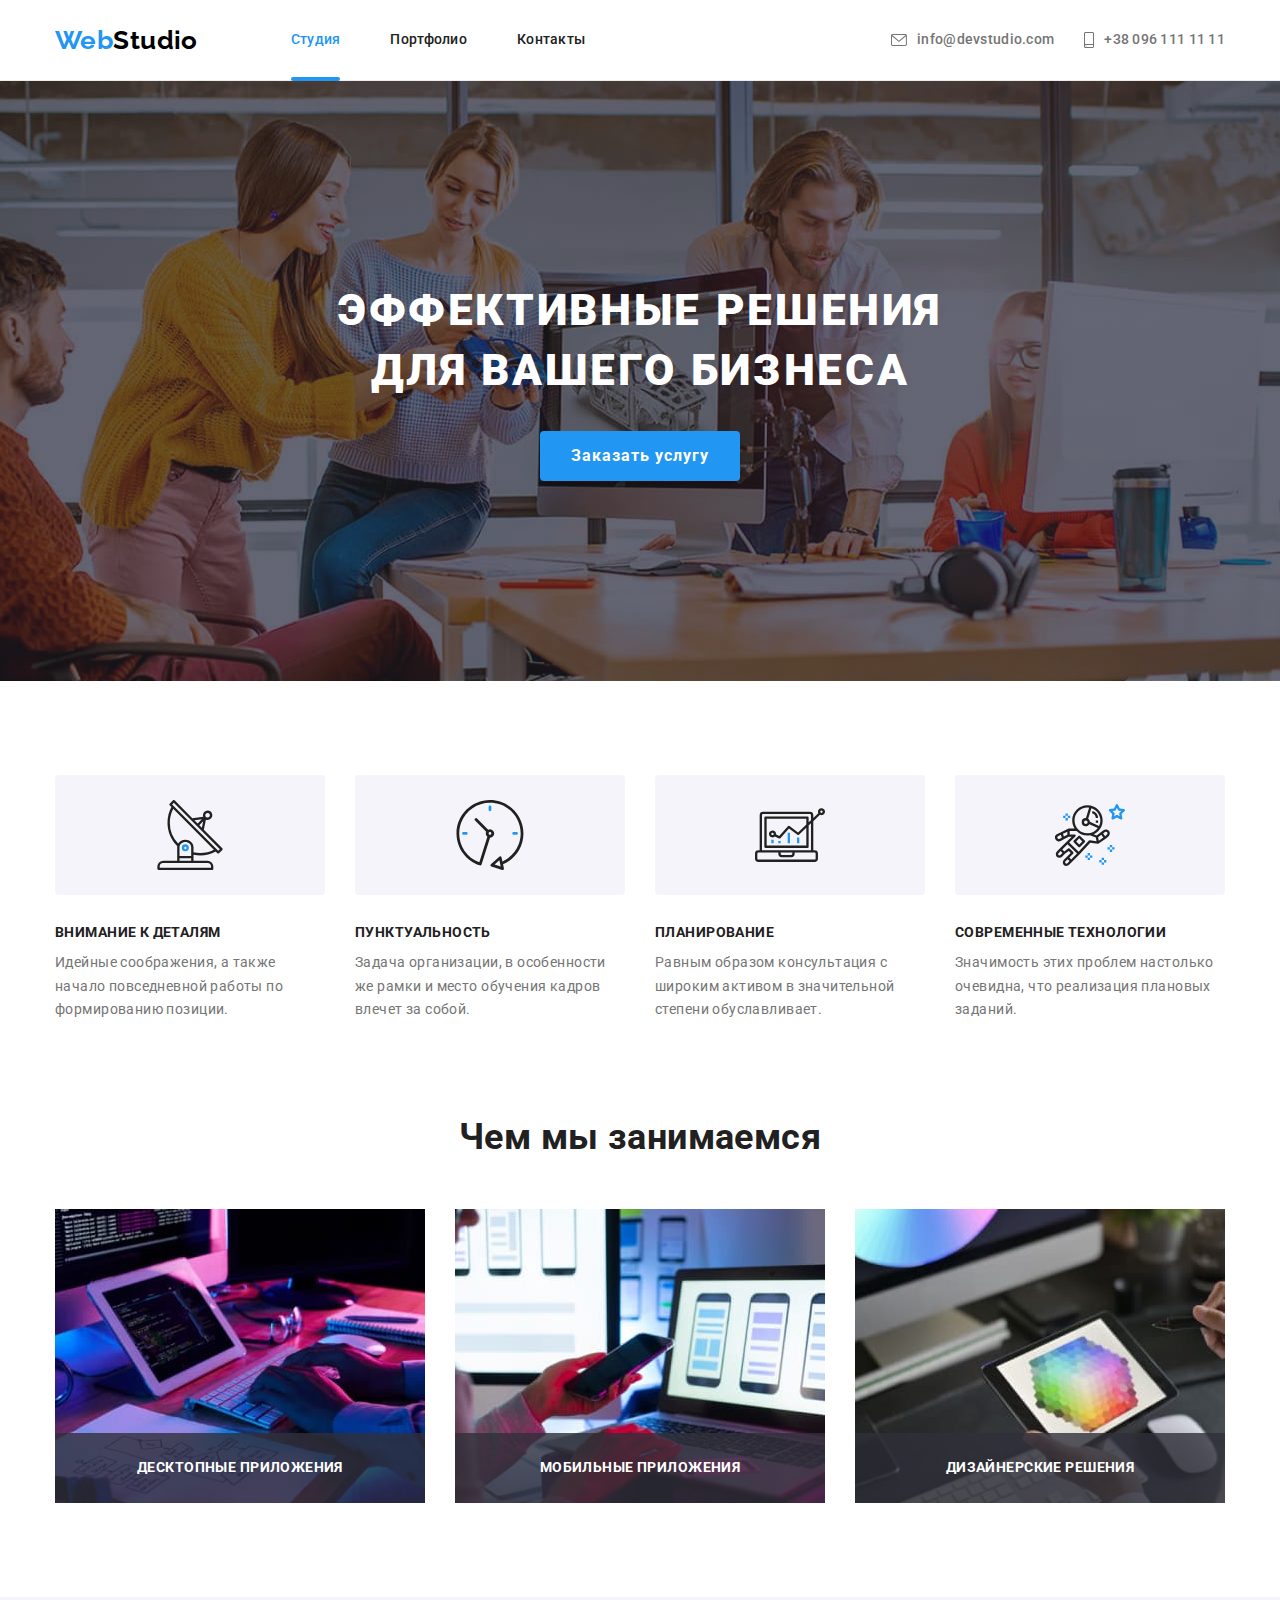
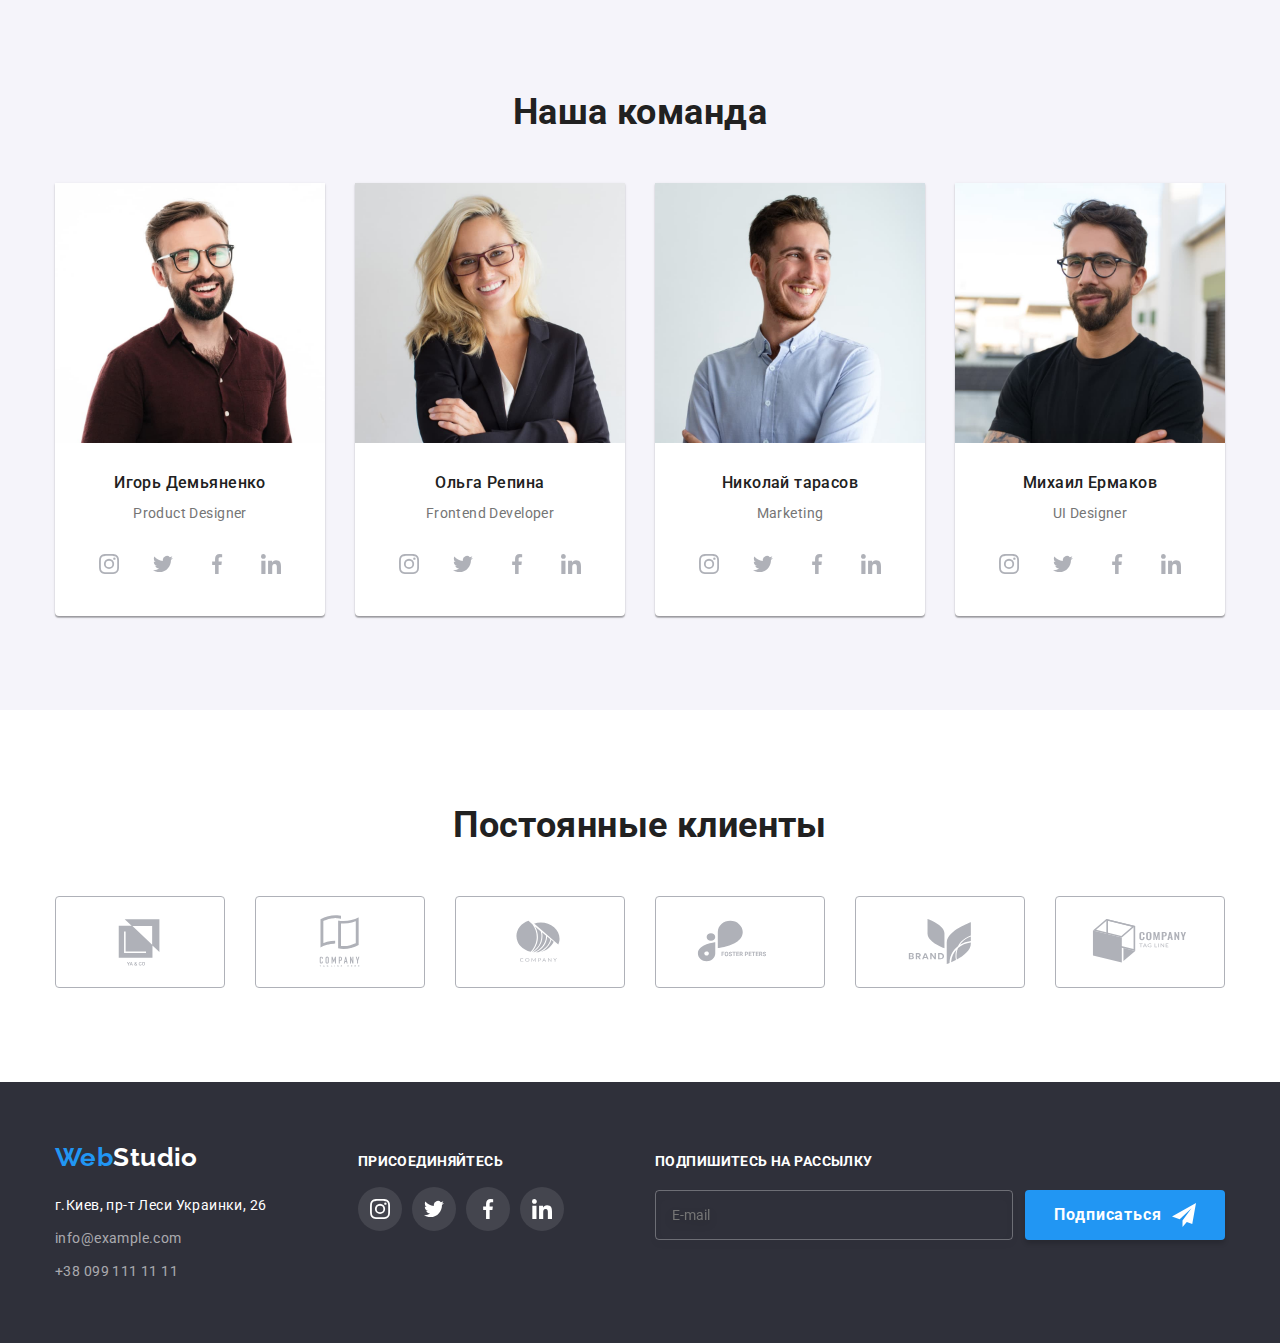
<file: index.html>
<!DOCTYPE html>
<html lang="ru">

<head>
    <meta charset="UTF-8">
    <meta http-equiv="X-UA-Compatible" content="IE=edge">
    <meta name="viewport" content="width=device-width, initial-scale=1.0">
    <title>WebStudio</title>
    <link href="https://fonts.googleapis.com/css2?family=Raleway:wght@700&family=Roboto:wght@400;500;700;900&display=swap"
        rel="stylesheet">
        <link rel="stylesheet" href="https://cdnjs.cloudflare.com/ajax/libs/modern-normalize/1.1.0/modern-normalize.min.css">
    <link rel="stylesheet" href="./css/main.min.css">
    
</head>

<body>
    <!--Шапка сайта-->
    <header class="header-page">
        <div class="container header-page__box">
        <nav class="nav">
            <a href="./index.html" class="logo">Web<span class="header-page__logo">Studio</span></a>
            <!--Меню навигации-->
            <ul class="nav__list nolist">
                <li class="item"><a href="./index.html" class="link current">Студия</a></li>
                <li class="item"><a href="./portfolio.html" class="link">Портфолио</a></li>
                <li class="item"><a href="" class="link">Контакты</a></li>
            </ul>
            </nav>
            <ul class="contacts-links nolist">
                <li class="item">
                    <a class="link" href="mailto:info@devstudio.com">
                    <svg class="icon header-page__icon"  width="16px"  height="12px">
                        <use href="./images/symbol-defs.svg#icon-mail">
                        </use>
                    </svg>info@devstudio.com</a>
                </li>
                <li class="item">
                    <a class="link" href="tel:+380961111111">
                        <svg class="icon header-page__icon" width="10px" height="16px">
                    <use href="./images/symbol-defs.svg#icon-smartphone"></use>
                </svg>+38 096 111 11 11</a>
               </li>
            </ul>
            </div>
    </header>

    <main>
        <!--Герой-->
        <section class="hero">
            <div class="container">
            <h1 class="hero__tytle">Эффективные решения<br> для вашего бизнеса</h1>
            <button  type="button" class="button" data-modal-open>Заказать услугу</button>
            </div>
            <div  class="backdrop is-hidden" data-modal>
                <div class="modal">
                   <button  type="button" class="modal__button" data-modal-close>
                    <svg class="icon" width="18px" height="18px">
                        <use href="./images/symbol-defs.svg#icon-close"></use>
                    </svg></button>
                
                <p class="modal__title">Оставьте свои данные, мы вам перезвоним</p>
                <form class="form">

                    <div class="form__field">                       
                    <label class="form__label" for="username">Имя</label>
                    <input class="form__input" type="text" name="username" id="username" placeholder=" ">                     
                   <svg class="form__icon" width="18px" height="18px">
                  <use href="./images/symbol-defs.svg#icon-person-mod"></use>
                   </svg>
                     
                    </div>
                    <div class="form__field">
                    <label class="form__label" for="tel">Телефон</label>
                    <input class="form__input" type="tel" name="tel" id="tel" placeholder=" ">                     
                    <svg class="form__icon" width="18px" height="18px">
                        <use href="./images/symbol-defs.svg#icon-phone-mod"></use>
                    </svg>
                     
                    </div>
                    <div class="form__field">
                    <label class="form__label" for="mail">Почта</label>
                    <input class="form__input" type="email" name="mail" id="mail" placeholder=" ">
                     
                    <svg class="form__icon" width="18px" height="18px">
                        <use href="./images/symbol-defs.svg#icon-email-mod"></use>
                    </svg>
                     
                    </div>
                    <div class="form__field">
                    <label class="form__comment" for="comment">Комментарий</label>
                    <textarea class="form__textarea"  name="comment" rows="7" id="comment" placeholder="Введите текст"></textarea>
                    </div>
                   

                   <div class="checkbox">
                    <label class="checkbox__label">                         
                    <input class="checkbox__input" type="checkbox" name="agreement conditions">                     
                        <svg class="checkbox__icon" width="16px" height="15px">
                            <use href="./images/symbol-defs.svg#icon-check"></use>
                        </svg> 
                        <span class="chekbox-text">                
                Соглашаюсь с рассылкой и принимаю
                <a class="checkbox__link" href="" target="_blank" rel="noopener noreferrer">Условия договора</a>
                    </span>
                    </label>
                </div>                    
                    <button type="submit" class="button">Отправить</button>
                </form> 
                </div>
            </div>
        </section>
        <!--Особенности-->
        <section class="feature section">
            <h2 class="feature__title">Особенности</h2>
            <ul class="feature__list container nolist">
                <li class="feature__item">
                    <div class="feature__box">
                        <svg class="feature__icon" width="70px" height="70px"><use href="./images/symbol-defs.svg#icon-antenna"></use> </svg>
                    </div>
                    <h3 class="feature__subtitle">Внимание к деталям</h3>
                    <p class="feature__text">
                        Идейные соображения, а также начало повседневной работы по формированию позиции.
                    </p>
                </li>
                <li class="feature__item">
                    <div class="feature__box">
                        <svg class="feature__icon" width="70px" height="70px">
                            <use href="./images/symbol-defs.svg#icon-clock"></use>
                        </svg>
                    </div>
                    <h3 class="feature__subtitle">Пунктуальность</h3>
                    <p class="feature__text">
                        Задача организации, в особенности же рамки и место обучения кадров влечет за собой.
                    </p>
                </li>
                <li class="feature__item">
                    <div class="feature__box">
                        <svg class="feature__icon" width="70px" height="70px">
                            <use href="./images/symbol-defs.svg#icon-diagram"></use>
                        </svg>
                    </div>
                    <h3 class="feature__subtitle">Планирование</h3>
                    <p class="feature__text">
                        Равным образом консультация с широким активом в значительной степени обуславливает.
                    </p>
                </li>
                <li class="feature__item">
                    <div class="feature__box">
                        <svg class="feature__icon" width="70px" height="70px">
                            <use href="./images/symbol-defs.svg#icon-astronaut"></use>
                        </svg>
                    </div>
                    <h3 class="feature__subtitle">Современные технологии</h3>
                    <p class="feature__text">
                        Значимость этих проблем настолько очевидна, что реализация плановых заданий.
                    </p>
                </li>

            </ul>
        </section>
        <!--Чем мы занимаемся-->
        <section class="work">
            <div class="container">
            <h2 class="work__title">Чем мы занимаемся</h2>
            <ul class="work__list nolist">
                <li class="work__item">
                    <img class="image-reset" src="./images/box_1.jpg" 
                    alt="Программист крупным планом работает за своим столом в офисе"
                        width="370"
                        height="294">
                        <div class="work__box"><p class="work__text">Десктопные приложения</p></div>
                </li>
                <li class="work__item">
                    <img class="image-reset" src="./images/box_2.jpg"
                        alt="Веб-дизайнер пользовательского интерфейса разрабатывает приложения для смартфонов"
                        width="370"
                        height="294">
                        <div class="work__box"><p class="work__text">Мобильные приложения</p></div>
                </li>
                <li class="work__item">
                    <img class="image-reset" src="./images/box_3.jpg"
                        alt="Креативный веб-дизайн художника с рабочим графическим планшетом для выбора цвета"
                        width="370"
                        height="294">
                        <div class="work__box"><p class="work__text">Дизайнерские решения</p></div>
                </li>
            </ul>
            </div>
        </section>
        <!--Наша команда-->
        <section class="team section">
            <div class="container">
            <h2 class="team__title">Наша команда</h2>
            <ul class="members nolist">
                <li class="members__card">
                        <img class="members__photo image-reset" src="./images/img_1.jpg" 
                        alt="Фото Игоря Демьяненко" 
                        width="270" 
                        height="260">
                        <div class="members__meta">
                            <h3 class="members__name">Игорь Демьяненко</h3>
                            <p class="members__profession">Product Designer</p>
                            <ul class="socials team__socials nolist">
                                <li class="socials__item"><a class="socials__link" href="" aria-label="Instagram"><svg class="socials__icon team__icon" width="20px" height="20px"><use href="./images/symbol-defs.svg#icon-instagram"></use></svg></a></li>
                                <li class="socials__item"><a class="socials__link" href="" aria-label="Twitter"><svg class="socials__icon team__icon" width="20px" height="20px"><use href="./images/symbol-defs.svg#icon-twitter"></use></svg></a></li>
                                <li class="socials__item"><a class="socials__link" href="" aria-label="Facebook"><svg class="socials__icon team__icon" width="20px" height="20px"><use href="./images/symbol-defs.svg#icon-facebook"></use></svg></a></li>
                                <li class="socials__item"><a class="socials__link" href="" aria-label="Linkedin"><svg class="socials__icon team__icon" width="20px" height="20px"><use href="./images/symbol-defs.svg#icon-linkedin"></use></svg></a></li>
                            </ul>
                            </div>
                </li>
                <li class="members__card">
                        <img class="members__photo image-reset" src="./images/img_2.jpg" 
                        alt="Фото Ольги Репиной" 
                        width="270" 
                        height="260">
                        <div class="members__meta">
                            <h3 class="members__name">Ольга Репина</h3>
                            <p class="members__profession">Frontend Developer</p>
                            <ul class="socials team__socials nolist">
                                <li class="socials__item"><a class="socials__link" href="" aria-label="Instagram"><svg class="socials__icon team__icon" width="20px" height="20px"><use href="./images/symbol-defs.svg#icon-instagram"></use></svg></a></li>
                                <li class="socials__item"><a class="socials__link" href="" aria-label="Twitter"><svg class="socials__icon team__icon" width="20px" height="20px"><use href="./images/symbol-defs.svg#icon-twitter"></use></svg></a></li>
                                <li class="socials__item"><a class="socials__link" href="" aria-label="Facebook"><svg class="socials__icon team__icon" width="20px" height="20px"><use href="./images/symbol-defs.svg#icon-facebook"></use></svg></a></li>
                                <li class="socials__item"><a class="socials__link" href="" aria-label="Linkedin"><svg class="socials__icon team__icon" width="20px" height="20px"><use href="./images/symbol-defs.svg#icon-linkedin"></use></svg></a></li>
                            </ul>
                            </div>
                </li>
                <li class="members__card">
                         <img class="members__photo image-reset" src="./images/img_3.jpg" 
                        alt="Фото Николая Тарасова" 
                        width="270" 
                        height="260">
                        <div class="members__meta">
                            <h3 class="members__name">Николай тарасов</h3>
                            <p class="members__profession">Marketing</p>
                            <ul class="socials team__socials nolist">
                                <li class="socials__item"><a class="socials__link" href="" aria-label="Instagram"><svg class="socials__icon team__icon" width="20px" height="20px"><use href="./images/symbol-defs.svg#icon-instagram"></use></svg></a></li>
                                <li class="socials__item"><a class="socials__link" href="" aria-label="Twitter"><svg class="socials__icon team__icon" width="20px" height="20px"><use href="./images/symbol-defs.svg#icon-twitter"></use></svg></a></li>
                                <li class="socials__item"><a class="socials__link" href="" aria-label="Facebook"><svg class="socials__icon team__icon" width="20px" height="20px"><use href="./images/symbol-defs.svg#icon-facebook"></use></svg></a></li>
                                <li class="socials__item"><a class="socials__link" href="" aria-label="Linkedin"><svg class="socials__icon team__icon" width="20px" height="20px"><use href="./images/symbol-defs.svg#icon-linkedin"></use></svg></a></li>
                            </ul>
                            </div>
                </li>
                <li class="members__card">
                        <img class="members__photo image-reset" src="./images/img_4.jpg" 
                        alt="Фото Михаила Ермакова" 
                        width="270" 
                        height="260">
                        <div class="members__meta">
                            <h3 class="members__name">Михаил Ермаков</h3>
                            <p class="members__profession">UI Designer</p>
                            <ul class="socials team__socials nolist">
                                <li class="socials__item"><a class="socials__link" href="" aria-label="Instagram"><svg class="socials__icon team__icon" width="20px" height="20px"><use href="./images/symbol-defs.svg#icon-instagram"></use></svg></a></li>
                                <li class="socials__item"><a class="socials__link" href="" aria-label="Twitter"><svg class="socials__icon team__icon" width="20px" height="20px"><use href="./images/symbol-defs.svg#icon-twitter"></use></svg></a></li>
                                <li class="socials__item"><a class="socials__link" href="" aria-label="Facebook"><svg class="socials__icon team__icon" width="20px" height="20px"><use href="./images/symbol-defs.svg#icon-facebook"></use></svg></a></li>
                                <li class="socials__item"><a class="socials__link" href="" aria-label="Linkedin"><svg class="socials__icon team__icon" width="20px" height="20px"><use href="./images/symbol-defs.svg#icon-linkedin"></use></svg></a></li>
                            </ul>
                            </div>
                </li>
            </ul>
            </div>
        </section>
        <!-- Постоянные клиенты -->
        <section class="clients section">
            <div class="container">
            <h2 class="clients__title">Постоянные клиенты</h2>
            <ul class="clients__list nolist">
                <li class="clients__item"><a class="clients__link" href="" target="_blank" rel="noopener noreferrer"><svg class="clients__icon" width="106px" height="60px"><use href="./images/symbol-defs.svg#icon-client-1"></use> </svg></a></li>
                <li class="clients__item"><a class="clients__link" href="" target="_blank" rel="noopener noreferrer"><svg class="clients__icon" width="106px" height="60px"><use href="./images/symbol-defs.svg#icon-client-2"></use> </svg></a></li>
                <li class="clients__item"><a class="clients__link" href="" target="_blank" rel="noopener noreferrer"><svg class="clients__icon" width="106px" height="60px"><use href="./images/symbol-defs.svg#icon-client-3"></use> </svg></a></li>
                <li class="clients__item"><a class="clients__link" href="" target="_blank" rel="noopener noreferrer"><svg class="clients__icon" width="106px" height="60px"><use href="./images/symbol-defs.svg#icon-client-4"></use> </svg></a></li>
                <li class="clients__item"><a class="clients__link" href="" target="_blank" rel="noopener noreferrer"><svg class="clients__icon" width="106px" height="60px"><use href="./images/symbol-defs.svg#icon-client-5"></use> </svg></a></li> 
                <li class="clients__item"><a class="clients__link" href="" target="_blank" rel="noopener noreferrer"><svg class="clients__icon" width="106px" height="60px"><use href="./images/symbol-defs.svg#icon-client-6"></use> </svg></a></li>
            </ul>
            </div>
        </section>
    </main>
<!-- Подвал -->
    <footer class="footer-page">
        <div class="container footer-page__flex">
            <div class="address-wrapper">
                <a href="./index.html" class="logo">Web<span class="footer-page__logo">Studio</span></a>
                <address class="contacts">
                    <ul class="contacts__list nolist">
                        <li class="contacts__item">
                            <a class="contacts__link contacts__link--inverse" href="" target="_blank" rel="noopener noreferrer">г.Киев, пр-т Леси
                                Украинки, 26</a>
                        </li>
                        <li class="contacts__item">
                            <a class="contacts__link" href="mailto:info@example.com">info@example.com</a>
                        </li>
                        <li class="contacts__item">
                            <a class="contacts__link" href="tel:+380961111111">+38 099 111 11 11</a>
                        </li>
                    </ul>
                </address>
            </div>
            <div class="socialsLinks-wrapper">
                <p class="socials__title">Присоединяйтесь</p>
                <ul class="socials nolist">
                    <li class="socials__item"><a class="socials__link" href="" aria-label="Инстаграм"><svg
                                class="socials__icon" width="20px" height="20px">
                                <use href="./images/symbol-defs.svg#icon-instagram"></use>
                            </svg></a></li>
                    <li class="socials__item"><a class="socials__link" href="" aria-label="Твиттер"><svg
                                class="socials__icon" width="20px" height="20px">
                                <use href="./images/symbol-defs.svg#icon-twitter"></use>
                            </svg></a></li>
                    <li class="socials__item"><a class="socials__link" href="" aria-label="Фейсбук"><svg
                                class="socials__icon" width="20px" height="20px">
                                <use href="./images/symbol-defs.svg#icon-facebook"></use>
                            </svg></a></li>
                    <li class="socials__item"><a class="socials__link" href="" aria-label="Линкидин"><svg
                                class="socials__icon" width="20px" height="20px">
                                <use href="./images/symbol-defs.svg#icon-linkedin"></use>
                            </svg></a></li>
                </ul>
                
            </div>
            <div class="subscription__wrapper">
                    <p class="subscription__title">Подпишитесь на рассылку</p>
                    <form class="subscription">                        
                        <input class="subscription__input" type="email" name="mail" placeholder="E-mail">
                        <button type="submit" class="button button--flex">Подписаться
                            <svg class="button__icon" width="24px" height="24px">
                            <use href="./images/symbol-defs.svg#icon-send"></use>
                        </svg></button>
                    </form>
            </div>
        </div>
    </footer>
    <script src="./js/modal.js"></script>
</body>

</html>
</file>
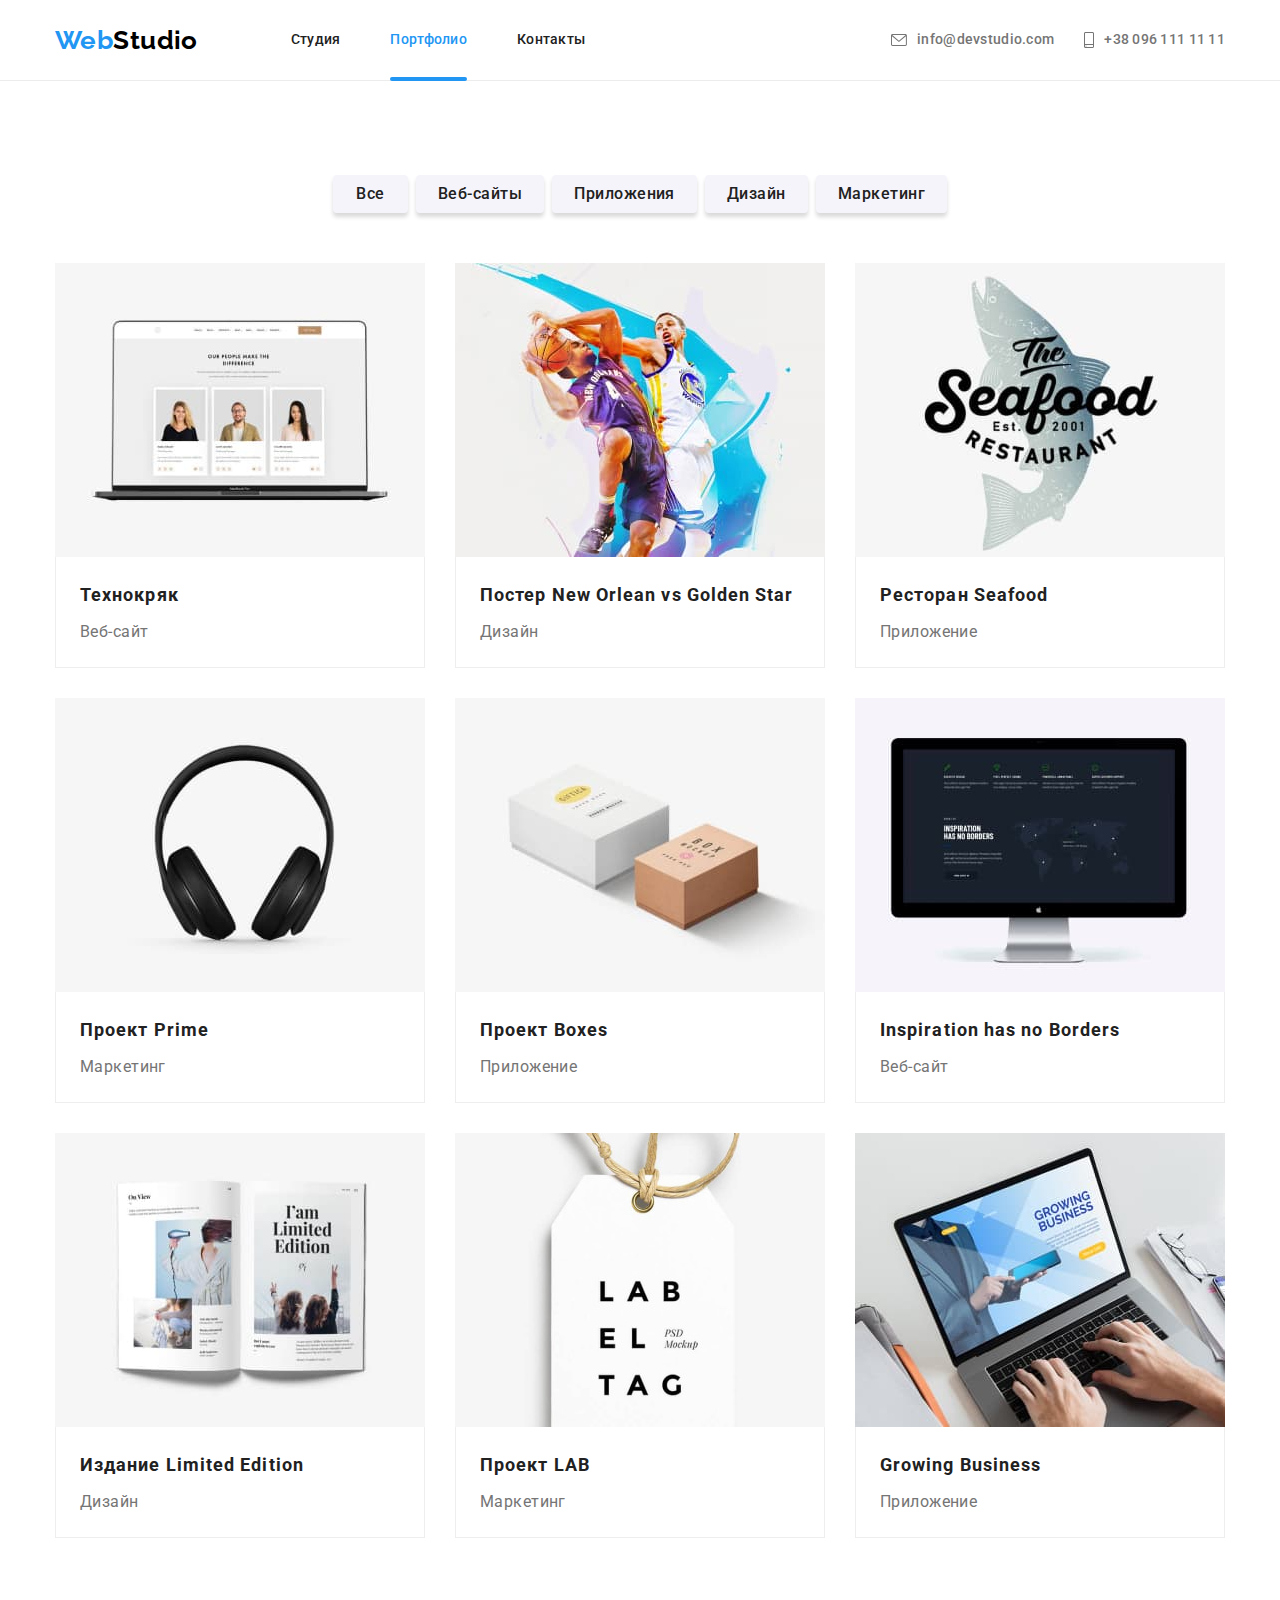
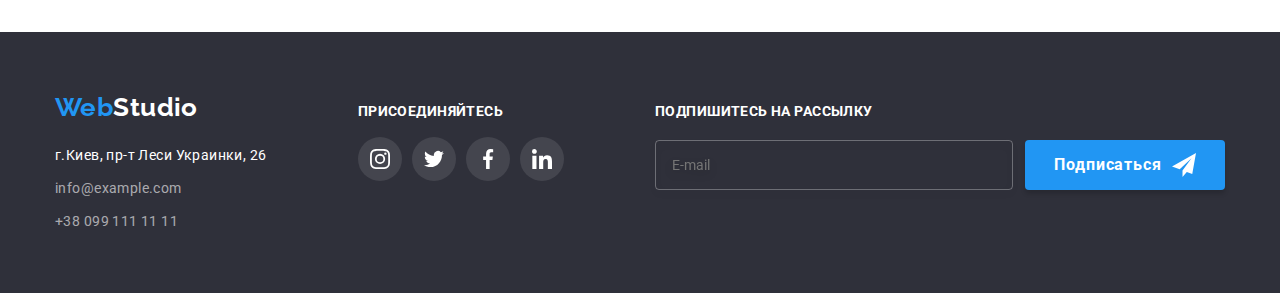
<file: portfolio.html>
<!DOCTYPE html>
<html lang="ru">

<head>
    <meta charset="UTF-8">
    <meta http-equiv="X-UA-Compatible" content="IE=edge">
    <meta name="viewport" content="width=device-width, initial-scale=1.0">
    <title>Portfolio</title>
    <link href="https://fonts.googleapis.com/css2?family=Raleway:wght@700&family=Roboto:wght@400;500;700;900&display=swap"
        rel="stylesheet">
        <link rel="stylesheet" href="https://cdnjs.cloudflare.com/ajax/libs/modern-normalize/1.1.0/modern-normalize.min.css">           
    <link rel="stylesheet" href="./css/main.min.css">
</head>

<body>
    <!--Шапка сайта-->
    <header class="header-page">
        <div class="container header-page__box">
        <nav class="nav">
            <a href="./index.html" class="logo">Web<span class="header-page__logo">Studio</span></a>
            <!--Меню навигации-->
            <ul class="nav__list nolist">
                <li class="item"><a href="./index.html" class="link ">Студия</a></li>
                <li class="item"><a href="./portfolio.html" class="link current">Портфолио</a></li>
                <li class="item"><a href="" class="link">Контакты</a></li>
            </ul>
            </nav>
            <ul class="contacts-links nolist">
                <li class="item">
                    <a class="link" href="mailto:info@devstudio.com">
                    <svg class="icon header-page__icon"  width="16px"  height="12px">
                        <use href="./images/symbol-defs.svg#icon-mail">
                        </use>
                    </svg>info@devstudio.com</a>
                </li>
                <li class="item">
                    <a class="link" href="tel:+380961111111">
                        <svg class="icon header-page__icon" width="10px" height="16px">
                    <use href="./images/symbol-defs.svg#icon-smartphone"></use>
                </svg>+38 096 111 11 11</a>
               </li>
            </ul>
            </div>
    </header>
    <main>
        <!--Портфолио-->
<section class="portfolio section">
    <div class="container">
<ul class="filters-list nolist">
<li class="item"><button type="button" class="button portfolio__button">Все</button></li>
<li class="item"><button type="button" class="button portfolio__button">Веб-сайты</button></li>
<li class="item"><button type="button" class="button portfolio__button">Приложения</button></li>
<li class="item"><button type="button" class="button portfolio__button">Дизайн</button></li>
<li class="item"><button type="button" class="button portfolio__button">Маркетинг</button></li>
</ul>

<h1 class="portfolio__title">Portfolio</h1>
    <ul class="portfolio__list nolist">
<li class="portfolio__item">
    <a class="portfolio__link" href="" target="_blank" rel="noopener noreferrer">
        <div class="portfolio__thumb">
            <img class="image-reset" src="./images/portim-1.jpg"
        alt="Ноутбук крупным планом на мониторе отображается сайт с фото троих людей" width="370" height="294">
        <div class="portfolio__overlay">
            <p class="portfolio__text">Технокряк это современная площадка распространения коронавируса. Компании используют эту платформу для цифрового
        шпионажа и атак на защищённые сервера конкурентов.
    </p>
    </div>
        </div>
    <div class="portfolio__meta">
        <h2 class="portfolio__subtitle">Технокряк</h2>
        <p class="portfolio__desc">Веб-сайт</p>
    </div></a>
</li>
<li class="portfolio__item">
    <a class="portfolio__link" href="" target="_blank" rel="noopener noreferrer">
        <div class="portfolio__thumb">
        <img class="image-reset" src="./images/portim-2.jpg" alt="Два баскетболиста в фиолетовой и белой форму ведут борьбу за мяч"
        width="370" height="294">
        <div class="portfolio__overlay">
            <p class="portfolio__text">Технокряк это современная площадка распространения коронавируса. Компании используют эту платформу для цифрового
        шпионажа и атак на защищённые сервера конкурентов.
    </p>
    </div>
</div>
    <div class="portfolio__meta">
        <h2 class="portfolio__subtitle">Постер New Orlean vs Golden Star</h2>
        <p class="portfolio__desc">Дизайн</p>
    </div></a>
</li>
<li class="portfolio__item">
    <a class="portfolio__link" href="" target="_blank" rel="noopener noreferrer">
        <div class="portfolio__thumb">
            <img class="image-reset" src="./images/portim-3.jpg" alt="Название ресторана на фоне морской рыбы " width="370" height="294">
            <div class="portfolio__overlay">
                <p class="portfolio__text">Технокряк это современная площадка распространения коронавируса. Компании используют эту платформу для цифрового
        шпионажа и атак на защищённые сервера конкурентов.
    </p>
    </div>
</div>
    <div class="portfolio__meta">
        <h2 class="portfolio__subtitle">Ресторан Seafood</h2>
        <p class="portfolio__desc">Приложение</p>
    </div></a>
</li>
<li class="portfolio__item">
    <a class="portfolio__link" href="" target="_blank" rel="noopener noreferrer">
        <div class="portfolio__thumb">
            <img class="image-reset" src="./images/portim-4.jpg" alt="Черные наушники крупным планом" width="370" height="294">
            <div class="portfolio__overlay">
                <p class="portfolio__text">Технокряк это современная площадка распространения коронавируса. Компании используют эту платформу для цифрового
        шпионажа и атак на защищённые сервера конкурентов.
    </p>
    </div>
</div>
    <div class="portfolio__meta">
        <h2 class="portfolio__subtitle">Проект Prime</h2>
        <p class="portfolio__desc">Маркетинг</p>
    </div></a>
</li>
<li class="portfolio__item">
    <a class="portfolio__link" href="" target="_blank" rel="noopener noreferrer">
        <div class="portfolio__thumb">
            <img class="image-reset" src="./images/portim-5.jpg" alt="Две коробки белая больше коричневая меньше" width="370"
        height="294">
        <div class="portfolio__overlay">
            <p class="portfolio__text">Технокряк это современная площадка распространения коронавируса. Компании используют эту платформу для цифрового
        шпионажа и атак на защищённые сервера конкурентов.
    </p>
    </div>
</div>
    <div class="portfolio__meta">
        <h2 class="portfolio__subtitle">Проект Boxes</h2>
        <p class="portfolio__desc">Приложение</p>
    </div></a>
</li>
<li class="portfolio__item">
    <a class="portfolio__link" href="" target="_blank" rel="noopener noreferrer">
        <div class="portfolio__thumb">
            <img class="image-reset" src="./images/portim-6.jpg" alt="Монитор Apple крупным планом с открытым веб-сайтом" width="370"
        height="294">
        <div class="portfolio__overlay">
            <p class="portfolio__text">Технокряк это современная площадка распространения коронавируса. Компании используют эту платформу для цифрового
        шпионажа и атак на защищённые сервера конкурентов.
    </p>
    </div>
</div>
    <div class="portfolio__meta">
        <h2 class="portfolio__subtitle">Inspiration has no Borders</h2>
        <p class="portfolio__desc">Веб-сайт</p>
    </div></a>
</li>
<li class="portfolio__item">
   <a class="portfolio__link" href="" target="_blank" rel="noopener noreferrer">
       <div class="portfolio__thumb">
           <img class="image-reset" src="./images/portim-7.jpg" alt="Развернутая книга с фотографиями" width="370" height="294">
           <div class="portfolio__overlay">
               <p class="portfolio__text">Технокряк это современная площадка распространения коронавируса. Компании используют эту платформу для цифрового
        шпионажа и атак на защищённые сервера конкурентов.
    </p>
    </div>
</div>
<div class="portfolio__meta">
    <h2 class="portfolio__subtitle">Издание Limited Edition</h2>
    <p class="portfolio__desc">Дизайн</p>
</div></a>
</li>
<li class="portfolio__item">
    <a class="portfolio__link" href="" target="_blank" rel="noopener noreferrer">
        <div class="portfolio__thumb">
            <img class="image-reset" src="./images/portim-8.jpg" alt="Бирка с надписью Labelteg крупным планом" width="370" height="294">
            <div class="portfolio__overlay">
                <p class="portfolio__text">Технокряк это современная площадка распространения коронавируса. Компании используют эту платформу для цифрового
        шпионажа и атак на защищённые сервера конкурентов.
    </p>
    </div>
</div>
    <div class="portfolio__meta">
        <h2 class="portfolio__subtitle">Проект LAB</h2>
        <p class="portfolio__desc">Маркетинг</p>
    </div></a>
</li>
<li class="portfolio__item">
    <a class="portfolio__link" href="" target="_blank" rel="noopener noreferrer">
        <div class="portfolio__thumb">
            <img class="image-reset" src="./images/portim-9.jpg" alt="Программист работает за ноутбуком" width="370" height="294">
            <div class="portfolio__overlay">
                <p class="portfolio__text">Технокряк это современная площадка распространения коронавируса. Компании используют эту платформу для цифрового
        шпионажа и атак на защищённые сервера конкурентов.
    </p>
    </div>
</div>
    <div class="portfolio__meta">
        <h2 class="portfolio__subtitle">Growing Business</h2>
        <p class="portfolio__desc">Приложение</p>
    </div>
</a>
</li>
    </ul>
    </div>
</section>
    </main>
<!--Подвал-->
<footer class="footer-page">
    <div class="container footer-page__flex">
        <div class="address-wrapper">
            <a href="./index.html" class="logo">Web<span class="footer-page__logo">Studio</span></a>
            <address class="contacts">
                <ul class="contacts__list nolist">
                    <li class="contacts__item">
                        <a class="contacts__link contacts__link--inverse" href="" target="_blank" rel="noopener noreferrer">г.Киев, пр-т Леси
                            Украинки, 26</a>
                    </li>
                    <li class="contacts__item">
                        <a class="contacts__link" href="mailto:info@example.com">info@example.com</a>
                    </li>
                    <li class="contacts__item">
                        <a class="contacts__link" href="tel:+380961111111">+38 099 111 11 11</a>
                    </li>
                </ul>
            </address>
        </div>
        <div class="socialsLinks-wrapper">
            <p class="socials__title">Присоединяйтесь</p>
            <ul class="socials nolist">
                <li class="socials__item"><a class="socials__link" href="" aria-label="Инстаграм"><svg
                            class="socials__icon" width="20px" height="20px">
                            <use href="./images/symbol-defs.svg#icon-instagram"></use>
                        </svg></a></li>
                <li class="socials__item"><a class="socials__link" href="" aria-label="Твиттер"><svg
                            class="socials__icon" width="20px" height="20px">
                            <use href="./images/symbol-defs.svg#icon-twitter"></use>
                        </svg></a></li>
                <li class="socials__item"><a class="socials__link" href="" aria-label="Фейсбук"><svg
                            class="socials__icon" width="20px" height="20px">
                            <use href="./images/symbol-defs.svg#icon-facebook"></use>
                        </svg></a></li>
                <li class="socials__item"><a class="socials__link" href="" aria-label="Линкидин"><svg
                            class="socials__icon" width="20px" height="20px">
                            <use href="./images/symbol-defs.svg#icon-linkedin"></use>
                        </svg></a></li>
            </ul>
            
        </div>
        <div class="subscription-wrapper">
                <p class="subscription__title">Подпишитесь на рассылку</p>
                <form class="subscription">                        
                    <input class="subscription__input" type="email" name="mail" placeholder="E-mail">
                    <button type="submit" class="button button--flex">Подписаться
                        <svg class="button__icon" width="24px" height="24px">
                        <use href="./images/symbol-defs.svg#icon-send"></use>
                    </svg></button>
                </form>
        </div>
    </div>
</footer>
    </body>
    
    </html>
</file>
<file: css/main.min.css>
.checkbox__input,.feature__title,.portfolio__title{border:0;clip:rect(0 0 0 0);height:1px;margin:-1px;overflow:hidden;padding:0;position:absolute;width:1px}body{background-color:#fff;color:#757575;font-family:Roboto,sans-serif;font-size:14px;line-height:1.71;letter-spacing:.03em}ul{margin:0;padding:0}p,h1,h2,h3,h4,h5,h6{margin-top:0;margin-bottom:0}.nolist{list-style:none}.logo{color:#2196f3;font-family:Raleway,sans-serif;font-weight:700;font-size:26px;line-height:1.19;text-decoration:none}.socials{display:flex;justify-content:center}.socials__icon{fill:#fff}.button{align-items:center;text-align:center;padding-top:10px;padding-bottom:10px;cursor:pointer;min-width:200px;height:50px;border-radius:4px;border:transparent;font-weight:700;font-size:16px;line-height:1.87;letter-spacing:0.06em;color:#fff;background-color:#2196f3;font-family:inherit;box-shadow:0px 4px 4px rgba(0,0,0,0.15);border-radius:4px}.image-reset{display:block;max-width:100%;height:auto}.container{width:1200px;margin-left:auto;margin-right:auto;padding-left:15px;padding-right:15px}.section{padding-top:94px;padding-bottom:94px}.header-page{border-bottom-width:1px;border-bottom-style:solid;border-bottom-color:#ececec}.header-page__box,.nav{display:flex;align-items:center}.header-page__logo{color:#000}.header-page__box .link{position:relative;display:block;padding-top:32px;padding-bottom:32px;color:#212121;text-decoration:none;transition:color 250ms cubic-bezier(0.4, 0, 0.2, 1);font-weight:500;font-size:14px;line-height:1.14;letter-spacing:.02em}.nav__list{display:flex;margin-left:93px}.nav__list .item:not(:last-child){margin-right:50px}.nav__list .link:hover,.nav__list .link:focus{color:#2196f3}.nav__list .link.current{color:#2196f3}.current::after{position:absolute;bottom:-1%;display:block;width:100%;height:4px;background-color:#2196f3;border-radius:2px;content:""}.contacts-links{display:flex;margin-left:auto}.contacts-links .link{display:flex;align-items:center;padding-top:32px;padding-bottom:32px;color:#757575;text-decoration:none;transition:color 250ms cubic-bezier(0.4, 0, 0.2, 1);font-weight:500;font-size:14px;line-height:1.14;letter-spacing:.02em}.contacts-links .link:hover,.contacts-links .link:focus{color:#2196f3}.contacts-links .item:not(:last-child){margin-right:30px}.header-page__icon{margin-right:10px;fill:#757575;transition:fill 250ms cubic-bezier(0.4, 0, 0.2, 1)}.contacts-links .link:hover .header-page__icon,.contacts-links .link:focus .header-page__icon{fill:#2196f3}.hero{background-image:linear-gradient(to right, rgba(47,48,58,0.4), rgba(47,48,58,0.4)),url("../images/hero-image.jpg");background-repeat:no-repeat;background-position:center;max-width:1600px;margin-right:auto;margin-left:auto;padding-top:200px;padding-bottom:200px;background-color:#2f303a;text-align:center}.hero__tytle{margin-bottom:30px;color:#fff;text-transform:uppercase;font-weight:900;font-size:44px;line-height:1.36;letter-spacing:.06em}.backdrop{position:fixed;z-index:1;top:0;left:0;width:100%;height:100%;background:rgba(0,0,0,0.2);transition:opacity 250ms cubic-bezier(0.4, 0, 0.2, 1)}.backdrop.is-hidden{opacity:0;pointer-events:none}.modal{position:absolute;top:50%;left:50%;transform:translate(-50%, -50%);width:528px;padding-top:40px;padding-left:40px;padding-right:40px;padding-bottom:40px;background:#fff;box-shadow:0px 1px 3px rgba(0,0,0,0.12),0px 1px 1px rgba(0,0,0,0.14),0px 2px 1px rgba(0,0,0,0.2);border-radius:4px}.modal__button{position:absolute;top:8px;right:8px;display:flex;align-items:center;justify-content:center;width:30px;height:30px;margin-left:auto;background-color:inherit;border:1px solid rgba(0,0,0,0.1);border-radius:50%;cursor:pointer;transition:fill 250ms cubic-bezier(0.4, 0, 0.2, 1)}.modal__button:hover,.modal__button:focus{fill:#2196f3}.modal__title{margin-bottom:12px;text-align:center;color:#212121;font-weight:700;font-size:20px;line-height:1.15;letter-spacing:.03em}.form{width:100%}.form__field{position:relative;display:flex;flex-direction:column;margin-bottom:10px}.form__label,.form__comment{margin-bottom:4px;margin-right:auto;font-size:12px;line-height:1.17;letter-spacing:.01em}.form__input{padding-top:12px;padding-right:12px;padding-bottom:12px;padding-left:42px;border:1px solid rgba(33,33,33,0.2);border-radius:4px;width:100%;height:40px;outline:none;cursor:pointer;transition:border-color 250ms cubic-bezier(0.4, 0, 0.2, 1)}.form__input:hover,.form__input:focus{border-color:#2196f3}.form__icon{position:absolute;bottom:11px;left:12px;display:block;width:18px;height:18px;transition:fill 250ms cubic-bezier(0.4, 0, 0.2, 1)}.form__input:hover+.form__icon,.form__input:focus+.form__icon{fill:#2196f3}.form__textarea{padding:12px 16px;border:1px solid rgba(33,33,33,0.2);box-sizing:border-box;border-radius:4px;resize:none;cursor:pointer;outline:none;transition:border-color 250ms cubic-bezier(0.4, 0, 0.2, 1)}.form__textarea::placeholder{color:rgba(117,117,117,0.5);font-size:12px;line-height:1.17;letter-spacing:.01em}.form__textarea:hover,.form__textarea:focus{border-color:#2196f3}.checkbox{display:flex;justify-content:space-around;margin-top:20px;margin-bottom:30px}.checkbox__label{display:flex;align-items:center;color:#757575;font-size:14px;line-height:1.71;letter-spacing:.03em}.checkbox__link{color:#2196f3}.checkbox__icon{display:inline-block;margin-right:7px;width:16px;height:15px;border:1px solid #000;border-radius:2px;fill:#fff;background-origin:content-box;transition:border-color var(--animation)}.checkbox__input:checked+.checkbox__icon{background-color:#2196f3}.feature__title{color:#212121}.feature__list{display:flex}.feature__list .feature__item+.feature__item{margin-left:30px}.feature__box{width:270px;height:120px;background:#f5f4fa;border-radius:4px;margin-bottom:30px;display:flex;align-items:center;justify-content:center}.feature__subtitle{margin-bottom:10px;color:#212121;text-transform:uppercase;font-weight:700;font-size:14px;line-height:1.14}.work{padding-bottom:94px}.work__title{margin-bottom:50px;color:#212121;text-align:center;font-weight:700;font-size:36px;line-height:1.17}.work__list{display:flex}.work__item{position:relative}.work__list .work__item+.work__item{margin-left:30px}.work__box{position:absolute;bottom:0;left:0;width:100%;min-height:70px;background:rgba(47,48,58,0.8)}.work__text{margin-top:27px;color:#fff;text-align:center;text-transform:uppercase;font-weight:700;font-size:14px;line-height:1.14;letter-spacing:.03em}.team{background-color:#f5f4fa}.team__title{margin-bottom:50px;color:#212121;text-align:center;font-weight:700;font-size:36px;line-height:1.17}.members__name{margin-bottom:10px;color:#212121;text-align:center;font-weight:500;font-size:16px;line-height:1.19}.members{display:flex}.members__card{background-color:#fff;box-shadow:0px 1px 3px rgba(0,0,0,0.12),0px 1px 1px rgba(0,0,0,0.14),0px 2px 1px rgba(0,0,0,0.2);border-radius:0px 0px 4px 4px}.members .members__card+.members__card{margin-left:30px}.members__meta{padding-top:30px;padding-bottom:30px}.members__profession{text-align:center}.team__socials{margin-top:16px}.team__socials .socials__item+.socials__item{margin-left:10px}.team__icon{fill:#afb1b8;transition:fill 250ms cubic-bezier(0.4, 0, 0.2, 1)}.socials__link:hover .team__icon,.socials__link:focus .team__icon{fill:#fff}.clients__title{margin-bottom:50px;color:#212121;text-align:center;font-size:36px;line-height:1.17}.clients__list{display:flex}.clients__item{display:flex;width:170px;height:92px}.clients__item+.clients__item{margin-left:30px}.clients__link{display:flex;align-items:center;justify-content:center;width:100%;height:100%;border:1px solid #afb1b8;box-sizing:border-box;border-radius:4px;transition:border-color 250ms cubic-bezier(0.4, 0, 0.2, 1)}.clients__link:hover,.clients__link:focus{border-color:#2196f3}.clients__icon{fill:#afb1b8;transition:fill 250ms cubic-bezier(0.4, 0, 0.2, 1)}.clients__link:hover .clients__icon,.clients__link:focus .clients__icon{fill:#2196f3}.footer-page{padding-top:60px;padding-bottom:60px;background-color:#2f303a;font-size:14px;line-height:1.71}.footer-page__logo{color:#fff}.footer-page__flex{display:flex;align-items:baseline;justify-content:space-between}.contacts__link{color:rgba(255,255,255,0.6)}.contacts__item:not(:last-child){margin-bottom:9px}.contacts__link--inverse{color:#fff}.contacts{margin-top:20px}.contacts__link{font-style:normal;text-decoration:none;transition:color 250ms cubic-bezier(0.4, 0, 0.2, 1)}.contacts__link:focus,.contacts__link:hover{color:#2196f3}.socials__title{margin-bottom:20px;color:#fff;text-transform:uppercase;font-weight:700;font-size:14px;line-height:.89}.socials__item{display:flex;background:rgba(255,255,255,0.1);border-radius:50%;width:44px;height:44px}.socials__item+.socials__item{margin-left:10px}.socials__link{display:flex;align-items:center;justify-content:center;width:100%;height:100%;border-radius:50%;transition:background-color 250ms cubic-bezier(0.4, 0, 0.2, 1)}.socials__link:hover,.socials__link:focus{background-color:#2196f3}.subscription__title{margin-bottom:20px;color:#fff;text-transform:uppercase;font-weight:700;font-size:14px;line-height:1.14;letter-spacing:.03em}.subscription{display:flex}.subscription::placeholder{color:rgba(255,255,255,0.6);font-size:16px;line-height:1.25;letter-spacing:.03em}.subscription__input{width:358px;height:50px;padding:15px 16px;border:1px solid rgba(255,255,255,0.3);box-sizing:border-box;filter:drop-shadow(0px 4px 4px rgba(0,0,0,0.15));border-radius:4px;background:inherit;color:rgba(255,255,255,0.6)}.button--flex{display:flex;justify-content:center;margin-left:12px}.button__icon{width:24px;height:24px;margin-left:10px;margin-bottom:0;fill:#fff}.filters-list{display:flex;justify-content:center;margin-bottom:50px}.filters-list .item+.item{margin-left:8px}.portfolio__button{padding:6px 22px;background-color:#f5f4fa;min-width:75px;height:38px;color:#212121;text-align:center;transition:background-color 250ms cubic-bezier(0.4, 0, 0.2, 1),color 250ms cubic-bezier(0.4, 0, 0.2, 1),box-shadow 250ms cubic-bezier(0.4, 0, 0.2, 1);font-weight:500;font-size:16px;line-height:1.62;letter-spacing:.03em}.portfolio__button:hover,.portfolio__button:focus{background-color:#2196f3;color:#fff;box-shadow:0px 3px 1px rgba(0,0,0,0.1),0px 1px 2px rgba(0,0,0,0.08),0px 2px 2px rgba(0,0,0,0.12)}.portfolio__list{display:flex;flex-wrap:wrap}.portfolio__item{width:370px}.portfolio__item:not(:nth-child(3n)){margin-right:30px}.portfolio__item:not(:nth-last-child(-n+3)){margin-bottom:30px}.portfolio__link{display:block;text-decoration:none;transition:box-shadow 250ms cubic-bezier(0.4, 0, 0.2, 1)}.portfolio__link:hover,.portfolio__link:focus{box-shadow:0px 1px 1px rgba(0,0,0,0.12),0px 4px 4px rgba(0,0,0,0.06),1px 4px 6px rgba(0,0,0,0.16)}.portfolio__desc{margin-top:4px;color:#757575;font-size:16px;line-height:1.87}.portfolio__meta{border:1px solid #eee;border-top-style:none;padding-top:20px;padding-right:24px;padding-bottom:20px;padding-left:24px}.portfolio__subtitle{color:#212121;font-weight:700;font-size:18px;line-height:2;letter-spacing:.06em}.portfolio__thumb{position:relative;overflow:hidden}.portfolio__overlay{position:absolute;transform:translateY(0);padding-top:63px;padding-bottom:63px;padding-left:24px;padding-right:24px;height:100%;background:rgba(33,150,243,0.9);transition:transform 250ms cubic-bezier(0.4, 0, 0.2, 1)}.portfolio__text{color:#fff;font-size:18px;line-height:1.56;letter-spacing:.03em}.portfolio__link:hover .portfolio__overlay{transform:translateY(-100%)}
/*# sourceMappingURL=main.min.css.map */
</file>
